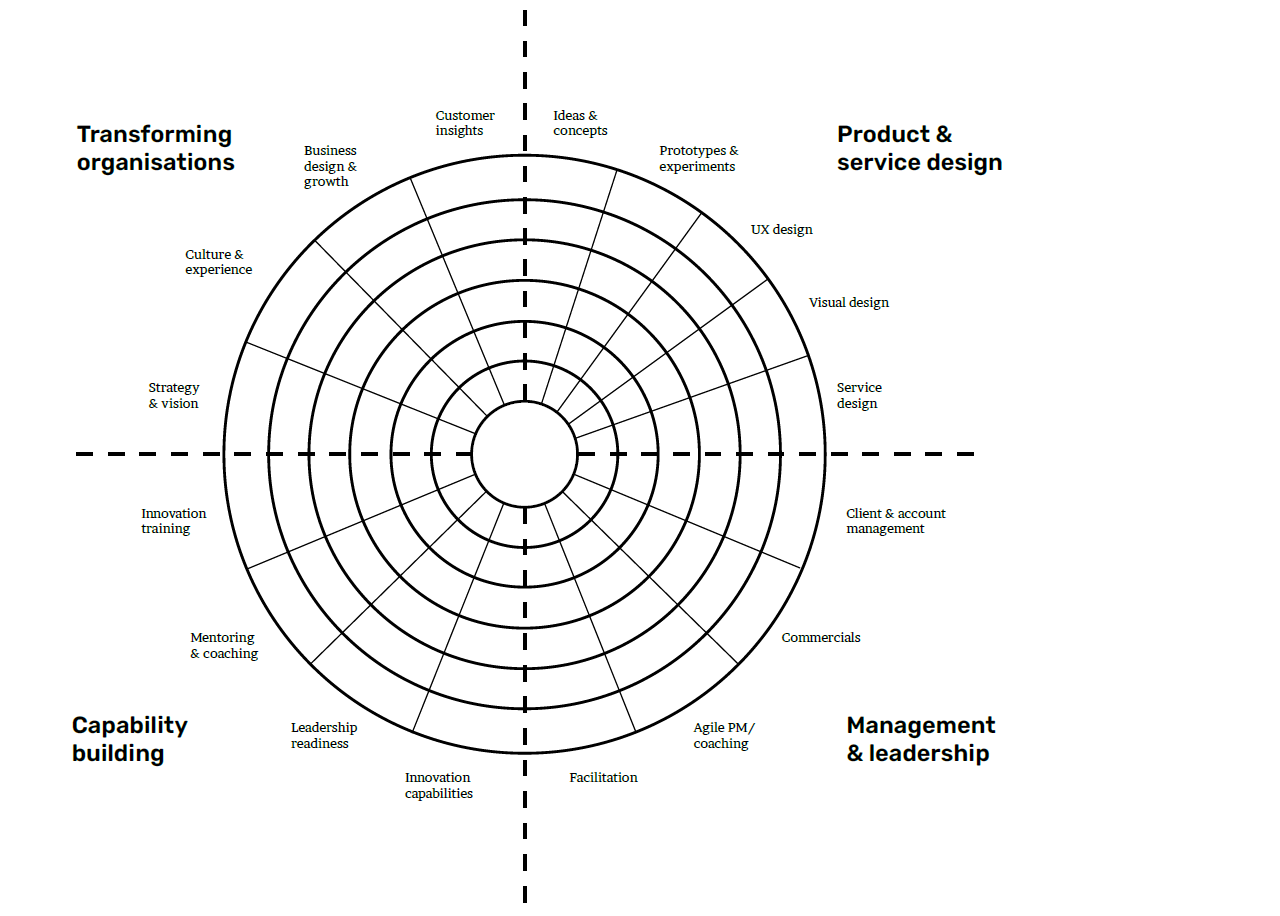
<file: index.html>
<html>
	<head>
		<link type="text/css" href="/css/styles.css" rel="stylesheet" />
	</head>
<body>
<div id="display">
	<div>
		<h2 id="quad_title">[quad title]</h2>
		<div id="quad_description">[quad description]</div>
		<h3 id="sector_title">[sector title]</h3>
		<div id="sector_title_description" class="italic">[sector title description]</div>
		<div id="sector_block_description">[sector block description]</div>
	</div>
	<div>
		<h2>Rating</h2>
		<div class="italic">How do you rate yourself?</div>
		<div id="rating">
		[data here]
		</div>
		<h3>All ratings</h3>
		<div id="userdata">
		
		</div>
	</div>
</div>
<div id="imagemap-container">
	<!-- Image Map Generated by http://www.image-map.net/ -->
	<map name="testmap">
		
		<!-- GOING CLOCKWISE FOR ALL, AND CENTER TO PERIMITER! -->
		<area id="q-1" alt="" title="" href="#" coords="830,113,995,163" shape="rect" data-lookup="[0,-1,-1]">
	    	<area id="s1-t" alt="" title="" href="#" coords="542,100,602,132" shape="rect" data-lookup="[0,0,-1]">
	    	    <area id="s1-1" alt="" title="" href="#" coords="517,389,515,350,543,356,535,393" shape="poly" data-rating="1" data-lookup="[0,0,0]">
			    <area id="s1-2" alt="" title="" href="#" coords="517,311,556,317,543,356,515,350" shape="poly" data-rating="2" data-lookup="[0,0,0]">
			    <area id="s1-3" alt="" title="" href="#" coords="517,271,568,279,558,316,515,307" shape="poly" data-rating="3" data-lookup="[0,0,0]">
			    <area id="s1-4" alt="" title="" href="#" coords="517,229,582,240,568,278,519,268" shape="poly" data-rating="4" data-lookup="[0,0,0]">
			    <area id="s1-5" alt="" title="" href="#" coords="517,190,592,197,582,237,517,225" shape="poly" data-rating="5" data-lookup="[0,0,0]">
			    <area id="s1-6" alt="" title="" href="#" coords="517,146,607,160,592,197,517,190" shape="poly" data-rating="6" data-lookup="[0,0,0]">
	    
			<area id="s2-t" alt="" title="" href="#" coords="649,133,733,165" shape="rect" data-lookup="[0,1,-1]">	
				<area id="s2-1" alt="" title="" href="#" coords="551,401,573,371,547,357,534,393" shape="poly" data-rating="1" data-lookup="[0,1,1]">
			    <area id="s2-2" alt="" title="" href="#" coords="559,319,594,337,573,367,547,354" shape="poly" data-rating="2" data-lookup="[0,1,1]">
			    <area id="s2-3" alt="" title="" href="#" coords="570,280,618,304,596,337,559,317" shape="poly" data-rating="3" data-lookup="[0,1,1]">
			    <area id="s2-4" alt="" title="" href="#" coords="586,241,643,270,622,299,572,275" shape="poly" data-rating="4" data-lookup="[0,1,1]">
			    <area id="s2-5" alt="" title="" href="#" coords="597,206,667,237,643,274,586,237" shape="poly" data-rating="5" data-lookup="[0,1,1]">
			    <area id="s2-6" alt="" title="" href="#" coords="610,162,691,204,667,236,596,201" shape="poly" data-rating="6" data-lookup="[0,1,1]">
		
		    <area id="s3-t" target="" alt="" title="" href="#" coords="741,210,808,232" shape="rect" data-lookup="[0,2,-1]">
			    <area id="s3-1" target="" alt="" title="" href="#" coords="573,371,594,391,561,417,550,404" shape="poly" data-rating="1" data-lookup="[0,2,2]">
			    <area id="s3-2" target="" alt="" title="" href="#" coords="595,339,625,368,594,391,573,371" shape="poly" data-rating="2" data-lookup="[0,2,2]">
			    <area id="s3-3" target="" alt="" title="" href="#" coords="618,306,659,345,626,366,597,337" shape="poly" data-rating="3" data-lookup="[0,2,2]">
			    <area id="s3-4" target="" alt="" title="" href="#" coords="644,276,691,320,660,341,621,304" shape="poly" data-rating="4" data-lookup="[0,2,2]">
			    <area id="s3-5" target="" alt="" title="" href="#" coords="667,240,725,297,692,321,644,271" shape="poly" data-rating="5" data-lookup="[0,2,2]">
			    <area id="s3-6" target="" alt="" title="" href="#" coords="694,209,759,270,725,293,667,238" shape="poly" data-rating="6" data-lookup="[0,2,2]">
		    
		    <area id="s4-t" target="" alt="" title="" href="#" coords="801,286,889,304" shape="rect" data-lookup="[0,3,-1]">
			    <area id="s4-1" target="" alt="" title="" href="#" coords="594,393,606,417,568,431,560,417" shape="poly"  data-rating="1" data-lookup="[0,3,3]">
			    <area id="s4-2" target="" alt="" title="" href="#" coords="625,369,644,405,607,416,593,392" shape="poly" data-rating="2" data-lookup="[0,3,3]">
			    <area id="s4-3" target="" alt="" title="" href="#" coords="659,346,682,387,646,405,627,369" shape="poly" data-rating="3" data-lookup="[0,3,3]">
			    <area id="s4-4" target="" alt="" title="" href="#" coords="691,321,719,374,686,390,661,345" shape="poly" data-rating="4" data-lookup="[0,3,3]">
			    <area id="s4-5" target="" alt="" title="" href="#" coords="725,299,758,363,720,376,695,321" shape="poly" data-rating="5" data-lookup="[0,3,3]">
			    <area id="s4-6" target="" alt="" title="" href="#" coords="762,270,801,346,761,363,724,298" shape="poly" data-rating="6" data-lookup="[0,3,3]">

		    <area id="s5-t" target="" alt="" title="" href="#" coords="826,372,881,403" shape="rect" data-lookup="[0,4,-1]">
			    <area id="s5-1" target="" alt="" title="" href="#" coords="606,418,609,444,572,445,567,432" shape="poly" data-rating="1" data-lookup="[0,4,4]">
			    <area id="s5-2" target="" alt="" title="" href="#" coords="643,404,649,443,609,443,607,417" shape="poly" data-rating="2" data-lookup="[0,4,4]">
			    <area id="s5-3" target="" alt="" title="" href="#" coords="683,391,691,444,651,444,644,402" shape="poly" data-rating="3" data-lookup="[0,4,4]">
			    <area id="s5-4" target="" alt="" title="" href="#" coords="722,377,732,444,691,442,683,388" shape="poly" data-rating="4" data-lookup="[0,4,4]">
			    <area id="s5-5" target="" alt="" title="" href="#" coords="759,362,772,443,733,444,720,375" shape="poly" data-rating="5" data-lookup="[0,4,4]">
			    <area id="s5-6" target="" alt="" title="" href="#" coords="801,348,816,444,774,442,759,363" shape="poly" data-rating="6" data-lookup="[0,4,4]">
		
		<!-- quadrant 2 bottom/right -->   
		<area id="q-2" alt="" title="" href="#" coords="841,705,990,758" shape="rect" data-lookup="[1,-1,-1]">
		    <area id="s6-t" alt="" title="" href="#" coords="836,494,942,529" shape="rect" data-lookup="[1,0,-1]">
		        <area id="s6-1" target="" alt="" title="" href="#" coords="570,445,610,445,604,481,567,466" shape="poly" data-rating="1" data-lookup="[1,0,0]">
			    <area id="s6-2" target="" alt="" title="" href="#" coords="612,447,649,445,641,494,604,482" shape="poly" data-rating="2" data-lookup="[1,0,0]">
			    <area id="s6-3" target="" alt="" title="" href="#" coords="649,446,690,446,678,512,641,495" shape="poly" data-rating="3" data-lookup="[1,0,0]">
			    <area id="s6-4" target="" alt="" title="" href="#" coords="691,445,732,445,716,528,678,508" shape="poly" data-rating="4" data-lookup="[1,0,0]">
			    <area id="s6-5" target="" alt="" title="" href="#" coords="732,445,772,445,753,544,717,529" shape="poly" data-rating="5" data-lookup="[1,0,0]">
			    <area id="s6-6" target="" alt="" title="" href="#" coords="774,447,817,445,795,558,754,542" shape="poly" data-rating="6" data-lookup="[1,0,0]">
    
		    <area id="s7-t" alt="" title="" href="#" coords="769,622,857,638" shape="rect" data-lookup="[1,1,-1]">
		        <area id="s7-1" target="" alt="" title="" href="#" coords="565,467,602,480,583,510,557,484" shape="poly" data-rating="1" data-lookup="[1,1,1]">
			    <area id="s7-2" target="" alt="" title="" href="#" coords="604,482,640,496,610,538,583,512" shape="poly" data-rating="2" data-lookup="[1,1,1]">
			    <area id="s7-3" target="" alt="" title="" href="#" coords="641,496,678,512,641,567,610,538" shape="poly" data-rating="3" data-lookup="[1,1,1]">
			    <area id="s7-4" target="" alt="" title="" href="#" coords="678,512,714,528,669,596,641,568" shape="poly" data-rating="4" data-lookup="[1,1,1]">
			    <area id="s7-5" target="" alt="" title="" href="#" coords="714,527,754,543,701,626,670,596" shape="poly" data-rating="5" data-lookup="[1,1,1]">
			    <area id="s7-6" target="" alt="" title="" href="#" coords="754,546,792,560,732,660,698,626" shape="poly" data-rating="6" data-lookup="[1,1,1]">
		    
		    <area id="s8-t" alt="" title="" href="#" coords="684,710,753,744" shape="rect" data-lookup="[1,2,-1]">
			    <area id="s8-1" target="" alt="" title="" href="#" coords="554,484,583,512,551,531,538,495" shape="poly" data-rating="1" data-lookup="[1,2,2]">
			    <area id="s8-2" target="" alt="" title="" href="#" coords="584,512,610,539,567,570,552,534" shape="poly" data-rating="2" data-lookup="[1,2,2]">
			    <area id="s8-3" target="" alt="" title="" href="#" coords="610,541,641,570,583,609,567,570" shape="poly" data-rating="3" data-lookup="[1,2,2]">
			    <area id="s8-4" target="" alt="" title="" href="#" coords="641,571,669,596,597,645,583,609" shape="poly" data-rating="4" data-lookup="[1,2,2]">
			    <area id="s8-5" target="" alt="" title="" href="#" coords="670,597,698,626,612,683,597,646" shape="poly" data-rating="5" data-lookup="[1,2,2]">
			    <area id="s8-6" target="" alt="" title="" href="#" coords="699,627,730,658,628,724,612,684" shape="poly" data-rating="6" data-lookup="[1,2,2]">

		    <area id="s9-t" alt="" title="" href="#" coords="556,759,635,780" shape="rect" data-lookup="[1,3,-1]">
			    <area id="s9-1" target="" alt="" title="" href="#" coords="515,500,536,495,551,533,517,541" shape="poly" data-rating="1" data-lookup="[1,3,3]">
			    <area id="s9-2" target="" alt="" title="" href="#" coords="551,534,567,570,517,578,517,539" shape="poly" data-rating="2" data-lookup="[1,3,3]">
			    <area id="s9-3" target="" alt="" title="" href="#" coords="567,571,581,609,517,622,517,579" shape="poly" data-rating="3" data-lookup="[1,3,3]">
			    <area id="s9-4" target="" alt="" title="" href="#" coords="581,609,596,644,517,660,515,622" shape="poly" data-rating="4" data-lookup="[1,3,3]">
			    <area id="s9-5" target="" alt="" title="" href="#" coords="596,644,610,683,517,699,517,660" shape="poly" data-rating="5" data-lookup="[1,3,3]">
			    <area id="s9-6" target="" alt="" title="" href="#" coords="610,683,627,724,517,748,517,701" shape="poly" data-rating="6" data-lookup="[1,3,3]">
		
		<!-- quadrant 3 bottom/left -->
		<area id="q-3" alt="" title="" href="#" coords="64,707,179,755" shape="rect" data-lookup="[2,-1,-1]">
		    <area id="s10-t" target="" alt="" title="" href="#" coords="394,758,468,797" shape="rect" data-lookup="[2,0,-1]">
				<area id="s10-1" target="" alt="" title="" href="#" coords="496,495,517,500,517,539,481,532" shape="poly" data-rating="1" data-lookup="[2,0,0]">
			    <area id="s10-2" target="" alt="" title="" href="#" coords="481,531,517,539,515,576,466,568" shape="poly" data-rating="2" data-lookup="[2,0,0]">
			    <area id="s10-3" target="" alt="" title="" href="#" coords="515,579,517,618,452,609,466,571" shape="poly" data-rating="3" data-lookup="[2,0,0]">
			    <area id="s10-4" target="" alt="" title="" href="#" coords="450,609,515,619,515,661,436,647" shape="poly" data-rating="4" data-lookup="[2,0,0]">
			    <area id="s10-5" target="" alt="" title="" href="#" coords="434,647,513,661,515,700,421,684" shape="poly" data-rating="5" data-lookup="[2,0,0]">
			    <area id="s10-6" target="" alt="" title="" href="#" coords="421,686,513,701,517,746,405,725" shape="poly" data-rating="6" data-lookup="[2,0,0]">
		    
		    <area id="s11-t" target="" alt="" title="#" href="#" coords="277,705,355,745" shape="rect" data-lookup="[2,1,-1]">
			    <area id="s11-1" target="" alt="" title="" href="#" coords="478,482,496,495,481,531,449,512" shape="poly" data-rating="1" data-lookup="[2,1,1]">
			    <area id="s11-2" target="" alt="" title="" href="#" coords="449,512,481,533,466,568,421,539" shape="poly" data-rating="2" data-lookup="[2,1,1]">
			    <area id="s11-3" target="" alt="" title="" href="#" coords="419,541,466,568,450,607,392,568" shape="poly" data-rating="3" data-lookup="[2,1,1]">
			    <area id="s11-4" target="" alt="" title="" href="#" coords="392,569,450,606,436,647,361,598" shape="poly" data-rating="4" data-lookup="[2,1,1]">
			    <area id="s11-5" target="" alt="" title="" href="#" coords="363,597,434,646,421,683,335,626" shape="poly" data-rating="5" data-lookup="[2,1,1]">
			    <area id="s11-6" target="" alt="" title="" href="#" coords="334,627,421,684,403,723,303,658" shape="poly" data-rating="6" data-lookup="[2,1,1]">
		    
		    <area id="s12-t" target="" alt="" title="#" href="#" coords="179,618,255,656" shape="rect" data-lookup="[2,2,-1]">
			    <area id="s12-1" target="" alt="" title="" href="#" coords="466,465,478,483,450,512,429,482" shape="poly" data-rating="1" data-lookup="[2,2,2]">
			    <area id="s12-2" target="" alt="" title="" href="#" coords="430,483,451,511,421,538,394,498" shape="poly" data-rating="2" data-lookup="[2,2,2]">
			    <area id="s12-3" target="" alt="" title="" href="#" coords="392,497,421,541,394,568,355,513" shape="poly" data-rating="3" data-lookup="[2,2,2]">
			    <area id="s12-4" target="" alt="" title="" href="#" coords="353,513,390,567,363,596,316,529" shape="poly" data-rating="4" data-lookup="[2,2,2]">
			    <area id="s12-5" target="" alt="" title="" href="#" coords="314,529,361,596,334,625,280,544" shape="poly" data-rating="5" data-lookup="[2,2,2]">
			    <area id="s12-6" target="" alt="" title="" href="#" coords="279,544,332,626,303,657,237,562" shape="poly" data-rating="6" data-lookup="[2,2,2]">
		    
		    <area id="s13-t" target="" alt="" title="" href="#" coords="130,496,198,529" shape="rect" data-lookup="[2,3,-1]">
			    <area id="s13-1" target="" alt="" title="" href="#" coords="463,446,465,465,431,482,421,446" shape="poly" data-rating="1" data-lookup="[2,3,3]">
			    <area id="s13-2" target="" alt="" title="" href="#" coords="419,446,428,482,394,498,382,446" shape="poly" data-rating="2" data-lookup="[2,3,3]">
			    <area id="s13-3" target="" alt="" title="" href="#" coords="381,446,390,496,353,514,340,446" shape="poly" data-rating="3" data-lookup="[2,3,3]">
			    <area id="s13-4" target="" alt="" title="" href="#" coords="339,445,352,513,318,529,300,447" shape="poly" data-rating="4" data-lookup="[2,3,3]">
			    <area id="s13-5" target="" alt="" title="" href="#" coords="298,445,318,528,280,544,259,445" shape="poly" data-rating="5" data-lookup="[2,3,3]">
			    <area id="s13-6" target="" alt="" title="" href="#" coords="258,445,280,544,240,562,214,447" shape="poly" data-rating="6" data-lookup="[2,3,3]">	    
		
		<!-- quadrant 4 top/left -->
		<area id="q-4" alt="" title="" href="#" coords="69,112,228,163" shape="rect" data-lookup="[3,-1,-1]">
		    <area id="s14-t" target="" alt="" title="" href="#" coords="132,367,202,408" shape="rect" data-lookup="[3,0,-1]">
		        <area id="s14-1" target="" alt="" title="" href="#" coords="429,410,468,427,463,446,423,444" shape="poly" data-rating="1" data-lookup="[3,0,0]">
			    <area id="s14-2" target="" alt="" title="" href="#" coords="392,395,428,410,421,444,382,444" shape="poly" data-rating="2" data-lookup="[3,0,0]">
			    <area id="s14-3" target="" alt="" title="" href="#" coords="355,382,389,393,381,445,342,445" shape="poly" data-rating="3" data-lookup="[3,0,0]">
			    <area id="s14-4" target="" alt="" title="" href="#" coords="316,366,353,380,339,444,298,444" shape="poly" data-rating="4" data-lookup="[3,0,0]">
			    <area id="s14-5" target="" alt="" title="" href="#" coords="279,350,316,364,295,444,259,445" shape="poly" data-rating="5" data-lookup="[3,0,0]">
			    <area id="s14-6" target="" alt="" title="" href="#" coords="238,334,277,350,256,443,216,443" shape="poly" data-rating="6" data-lookup="[3,0,0]">

		    <area id="s15-t" target="" alt="" title="" href="#" coords="173,233,250,270" shape="rect" data-lookup="[3,1,-1]">
			    <area id="s15-1" target="" alt="" title="" href="#" coords="450,379,479,406,466,424,429,410" shape="poly" data-rating="1" data-lookup="[3,1,1]">
			    <area id="s15-2" target="" alt="" title="" href="#" coords="423,350,449,376,431,410,392,394" shape="poly" data-rating="2" data-lookup="[3,1,1]">
			    <area id="s15-3" target="" alt="" title="" href="#" coords="394,320,423,349,390,394,353,378" shape="poly" data-rating="3" data-lookup="[3,1,1]">
			    <area id="s15-4" target="" alt="" title="" href="#" coords="364,291,394,321,352,379,316,364" shape="poly" data-rating="4" data-lookup="[3,1,1]">
			    <area id="s15-5" target="" alt="" title="" href="#" coords="337,264,364,290,316,366,279,350" shape="poly" data-rating="5" data-lookup="[3,1,1]">
			    <area id="s15-6" target="" alt="" title="" href="#" coords="305,231,337,261,277,350,238,333" shape="poly" data-rating="6" data-lookup="[3,1,1]">

		    <area id="s16-t" target="" alt="" title="" href="#" coords="291,131,354,185" shape="rect" data-lookup="[3,2,-1]">
			    <area id="s16-1" target="" alt="" title="" href="#" coords="481,361,496,395,478,406,452,379" shape="poly" data-rating="1" data-lookup="[3,2,2]">
			    <area id="s16-2" target="" alt="" title="" href="#" coords="465,324,479,359,449,377,423,351" shape="poly" data-rating="2" data-lookup="[3,2,2]">
			    <area id="s16-3" target="" alt="" title="" href="#" coords="449,286,465,323,421,350,395,321" shape="poly" data-rating="3" data-lookup="[3,2,2]">
			    <area id="s16-4" target="" alt="" title="" href="#" coords="436,247,449,284,394,321,366,294" shape="poly" data-rating="4" data-lookup="[3,2,2]">
			    <area id="s16-5" target="" alt="" title="" href="#" coords="418,210,434,247,364,291,337,261" shape="poly" data-rating="5" data-lookup="[3,2,2]">
			    <area id="s16-6" target="" alt="" title="" href="#" coords="402,169,418,210,334,260,306,231" shape="poly" data-rating="6" data-lookup="[3,2,2]">

		    <area id="s17-t" target="" alt="" title="" href="#" coords="420,96,495,131" shape="rect" data-lookup="[3,3,-1]">		    
			    <area id="s17-1" target="" alt="" title="" href="#" coords="481,360,515,350,517,393,496,396" shape="poly" data-rating="1" data-lookup="[3,3,3]">
			    <area id="s17-2" target="" alt="" title="" href="#" coords="466,324,517,311,517,351,481,358" shape="poly" data-rating="2" data-lookup="[3,3,3]">
			    <area id="s17-3" target="" alt="" title="" href="#" coords="450,284,517,270,515,310,465,323" shape="poly" data-rating="3" data-lookup="[3,3,3]">
			    <area id="s17-4" target="" alt="" title="" href="#" coords="434,245,515,229,517,268,450,281" shape="poly" data-rating="4" data-lookup="[3,3,3]">
			    <area id="s17-5" target="" alt="" title="" href="#" coords="419,209,517,188,517,228,434,246" shape="poly" data-rating="5" data-lookup="[3,3,3]">
			    <area id="s17-6" target="" alt="" title="" href="#" coords="402,168,517,144,517,188,418,209" shape="poly" data-rating="6" data-lookup="[3,3,3]">   
	</map>
	<img src='compass.png' id='test' alt='test' usemap="#testmap">
</div>

</body>
<script src="/js/engine.js"></script>
</html>
</file>
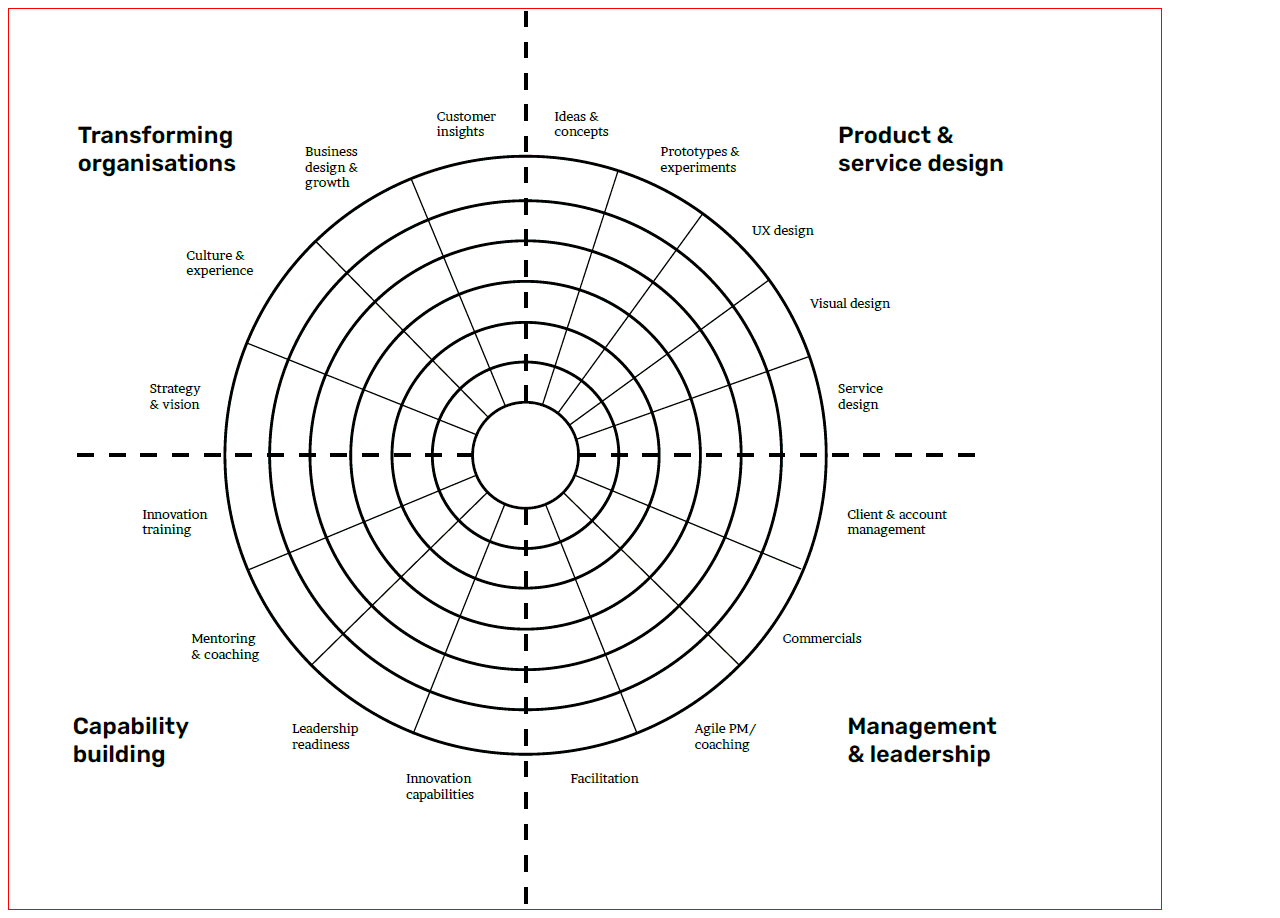
<file: svg.html>
<html>
<head>
		<link type="text/css" href="/css/styles.css" rel="stylesheet" />
</head>
<body data-page="svg">
<img src='compass_trans.png' id='test' alt='test' usemap="#testmap" style="border: 1px solid red;">
<div style="width:1152px;">
		<!-- q1 -->
		<svg viewBox="0 0 1152 900" id="svg_compass">

	<!-- quadrant 1, top right -->
	    	    <polygon class="svg_hide q1" id="svg_s1-1" points="517,389,515,350,543,356,535,393" />
			    <polygon class="svg_hide q1" id="svg_s1-2" points="517,311,556,317,543,356,515,350" />
			    <polygon class="svg_hide q1" id="svg_s1-3" points="517,271,568,279,558,316,515,307" />
			    <polygon class="svg_hide q1" id="svg_s1-4" points="517,229,582,240,568,278,519,268" />
			    <polygon class="svg_hide q1" id="svg_s1-5" points="517,190,592,197,582,237,517,225" />
			    <polygon class="svg_hide q1" id="svg_s1-6" points="517,146,607,160,592,197,517,190" />
	    
				<polygon class="svg_hide q1" id="svg_s2-1" points="551,401,573,371,547,357,534,393" />
			    <polygon class="svg_hide q1" id="svg_s2-2" points="559,319,594,337,573,367,547,354" />
			    <polygon class="svg_hide q1" id="svg_s2-3" points="570,280,618,304,596,337,559,317" />
			    <polygon class="svg_hide q1" id="svg_s2-4" points="586,241,643,270,622,299,572,275" />
			    <polygon class="svg_hide q1" id="svg_s2-5" points="597,206,667,237,643,274,586,237" />
			    <polygon class="svg_hide q1" id="svg_s2-6" points="610,162,691,204,667,236,596,201" />
		
			    <polygon class="svg_hide q1" id="svg_s3-1" points="573,371,594,391,561,417,550,404" />
			    <polygon class="svg_hide q1" id="svg_s3-2" points="595,339,625,368,594,391,573,371" />
			    <polygon class="svg_hide q1" id="svg_s3-3" points="618,306,659,345,626,366,597,337" />
			    <polygon class="svg_hide q1" id="svg_s3-4" points="644,276,691,320,660,341,621,304" />
			    <polygon class="svg_hide q1" id="svg_s3-5" points="667,240,725,297,692,321,644,271" />
			    <polygon class="svg_hide q1" id="svg_s3-6" points="694,209,759,270,725,293,667,238" />
		    
			    <polygon class="svg_hide q1" id="svg_s4-1" points="594,393,606,417,568,431,560,417" />
			    <polygon class="svg_hide q1" id="svg_s4-2" points="625,369,644,405,607,416,593,392" />
			    <polygon class="svg_hide q1" id="svg_s4-3" points="659,346,682,387,646,405,627,369" />
			    <polygon class="svg_hide q1" id="svg_s4-4" points="691,321,719,374,686,390,661,345" />
			    <polygon class="svg_hide q1" id="svg_s4-5" points="725,299,758,363,720,376,695,321" />
			    <polygon class="svg_hide q1" id="svg_s4-6" points="762,270,801,346,761,363,724,298" />

			    <polygon class="svg_hide q1" id="svg_s5-1" points="606,418,609,444,572,445,567,432" />
			    <polygon class="svg_hide q1" id="svg_s5-2" points="643,404,649,443,609,443,607,417" />
			    <polygon class="svg_hide q1" id="svg_s5-3" points="683,391,691,444,651,444,644,402" />
			    <polygon class="svg_hide q1" id="svg_s5-4" points="722,377,732,444,691,442,683,388" />
			    <polygon class="svg_hide q1" id="svg_s5-5" points="759,362,772,443,733,444,720,375" />
			    <polygon class="svg_hide q1" id="svg_s5-6" points="801,348,816,444,774,442,759,363" />
			    
	<!-- quadrant 2, bottom right -->
		        <polygon class="svg_hide q2" id="svg_s6-1" points="570,445,610,445,604,481,567,466" />
			    <polygon class="svg_hide q2" id="svg_s6-2" points="612,447,649,445,641,494,604,482" />
			    <polygon class="svg_hide q2" id="svg_s6-3" points="649,446,690,446,678,512,641,495" />
			    <polygon class="svg_hide q2" id="svg_s6-4" points="691,445,732,445,716,528,678,508" />
			    <polygon class="svg_hide q2" id="svg_s6-5" points="732,445,772,445,753,544,717,529" />
			    <polygon class="svg_hide q2" id="svg_s6-6" points="774,447,817,445,795,558,754,542" />
    
		        <polygon class="svg_hide q2" id="svg_s7-1" points="565,467,602,480,583,510,557,484" />
			    <polygon class="svg_hide q2" id="svg_s7-2" points="604,482,640,496,610,538,583,512" />
			    <polygon class="svg_hide q2" id="svg_s7-3" points="641,496,678,512,641,567,610,538" />
			    <polygon class="svg_hide q2" id="svg_s7-4" points="678,512,714,528,669,596,641,568" />
			    <polygon class="svg_hide q2" id="svg_s7-5" points="714,527,754,543,701,626,670,596" />
			    <polygon class="svg_hide q2" id="svg_s7-6" points="754,546,792,560,732,660,698,626" />
		    
			    <polygon class="svg_hide q2" id="svg_s8-1" points="554,484,583,512,551,531,538,495" />
			    <polygon class="svg_hide q2" id="svg_s8-2" points="584,512,610,539,567,570,552,534" />
			    <polygon class="svg_hide q2" id="svg_s8-3" points="610,541,641,570,583,609,567,570" />
			    <polygon class="svg_hide q2" id="svg_s8-4" points="641,571,669,596,597,645,583,609" />
			    <polygon class="svg_hide q2" id="svg_s8-5" points="670,597,698,626,612,683,597,646" />
			    <polygon class="svg_hide q2" id="svg_s8-6" points="699,627,730,658,628,724,612,684" />

			    <polygon class="svg_hide q2" id="svg_s9-1" points="515,500,536,495,551,533,517,541" />
			    <polygon class="svg_hide q2" id="svg_s9-2" points="551,534,567,570,517,578,517,539" />
			    <polygon class="svg_hide q2" id="svg_s9-3" points="567,571,581,609,517,622,517,579" />
			    <polygon class="svg_hide q2" id="svg_s9-4" points="581,609,596,644,517,660,515,622" />
			    <polygon class="svg_hide q2" id="svg_s9-5" points="596,644,610,683,517,699,517,660" />
			    <polygon class="svg_hide q2" id="svg_s9-6" points="610,683,627,724,517,748,517,701" />
		
		<!-- quadrant 3 bottom/left -->
				<polygon class="svg_hide q3" id="svg_s10-1" points="496,495,517,500,517,539,481,532" />
			    <polygon class="svg_hide q3" id="svg_s10-2" points="481,531,517,539,515,576,466,568" />
			    <polygon class="svg_hide q3" id="svg_s10-3" points="515,579,517,618,452,609,466,571" />
			    <polygon class="svg_hide q3" id="svg_s10-4" points="450,609,515,619,515,661,436,647" />
			    <polygon class="svg_hide q3" id="svg_s10-5" points="434,647,513,661,515,700,421,684" />
			    <polygon class="svg_hide q3" id="svg_s10-6" points="421,686,513,701,517,746,405,725" />
		    
			    <polygon class="svg_hide q3" id="svg_s11-1" points="478,482,496,495,481,531,449,512" />
			    <polygon class="svg_hide q3" id="svg_s11-2" points="449,512,481,533,466,568,421,539" />
			    <polygon class="svg_hide q3" id="svg_s11-3" points="419,541,466,568,450,607,392,568" />
			    <polygon class="svg_hide q3" id="svg_s11-4" points="392,569,450,606,436,647,361,598" />
			    <polygon class="svg_hide q3" id="svg_s11-5" points="363,597,434,646,421,683,335,626" />
			    <polygon class="svg_hide q3" id="svg_s11-6" points="334,627,421,684,403,723,303,658" />
		    
			    <polygon class="svg_hide q3" id="svg_s12-1" points="466,465,478,483,450,512,429,482" />
			    <polygon class="svg_hide q3" id="svg_s12-2" points="430,483,451,511,421,538,394,498" />
			    <polygon class="svg_hide q3" id="svg_s12-3" points="392,497,421,541,394,568,355,513" />
			    <polygon class="svg_hide q3" id="svg_s12-4" points="353,513,390,567,363,596,316,529" />
			    <polygon class="svg_hide q3" id="svg_s12-5" points="314,529,361,596,334,625,280,544" />
			    <polygon class="svg_hide q3" id="svg_s12-6" points="279,544,332,626,303,657,237,562" />
		    
			    <polygon class="svg_hide q3" id="svg_s13-1" points="463,446,465,465,431,482,421,446" />
			    <polygon class="svg_hide q3" id="svg_s13-2" points="419,446,428,482,394,498,382,446" />
			    <polygon class="svg_hide q3" id="svg_s13-3" points="381,446,390,496,353,514,340,446" />
			    <polygon class="svg_hide q3" id="svg_s13-4" points="339,445,352,513,318,529,300,447" />
			    <polygon class="svg_hide q3" id="svg_s13-5" points="298,445,318,528,280,544,259,445" />
			    <polygon class="svg_hide q3" id="svg_s13-6" points="258,445,280,544,240,562,214,447" />	    
		
		<!-- q4 -->
		        <polygon class="svg_hide q4" id="svg_s14-1" points="429,410,468,427,463,446,423,444" />
			    <polygon class="svg_hide q4" id="svg_s14-2" points="392,395,428,410,421,444,382,444" />
			    <polygon class="svg_hide q4" id="svg_s14-3" points="355,382,389,393,381,445,342,445" />
			    <polygon class="svg_hide q4" id="svg_s14-4" points="316,366,353,380,339,444,298,444" />
			    <polygon class="svg_hide q4" id="svg_s14-5" points="279,350,316,364,295,444,259,445" />
			    <polygon class="svg_hide q4" id="svg_s14-6" points="238,334,277,350,256,443,216,443" />

			    <polygon class="svg_hide q4" id="svg_s15-1" points="450,379,479,406,466,424,429,410" />
			    <polygon class="svg_hide q4" id="svg_s15-2" points="423,350,449,376,431,410,392,394" />
			    <polygon class="svg_hide q4" id="svg_s15-3" points="394,320,423,349,390,394,353,378" />
			    <polygon class="svg_hide q4" id="svg_s15-4" points="364,291,394,321,352,379,316,364" />
			    <polygon class="svg_hide q4" id="svg_s15-5" points="337,264,364,290,316,366,279,350" />
			    <polygon class="svg_hide q4" id="svg_s15-6" points="305,231,337,261,277,350,238,333" />

			    <polygon class="svg_hide q4" id="svg_s16-1" points="481,361,496,395,478,406,452,379" />
			    <polygon class="svg_hide q4" id="svg_s16-2" points="465,324,479,359,449,377,423,351" />
			    <polygon class="svg_hide q4" id="svg_s16-3" points="449,286,465,323,421,350,395,321" />
			    <polygon class="svg_hide q4" id="svg_s16-4" points="436,247,449,284,394,321,366,294" />
			    <polygon class="svg_hide q4" id="svg_s16-5" points="418,210,434,247,364,291,337,261" />
			    <polygon class="svg_hide q4" id="svg_s16-6" points="402,169,418,210,334,260,306,231" />

			    <polygon class="svg_hide q4" id="svg_s17-1" points="481,360,515,350,517,393,496,396" />
			    <polygon class="svg_hide q4" id="svg_s17-2" points="466,324,517,311,517,351,481,358" />
			    <polygon class="svg_hide q4" id="svg_s17-3" points="450,284,517,270,515,310,465,323" />
			    <polygon class="svg_hide q4" id="svg_s17-4" points="434,245,515,229,517,268,450,281" />
			    <polygon class="svg_hide q4" id="svg_s17-5" points="419,209,517,188,517,228,434,246" />
			    <polygon class="svg_hide q4" id="svg_s17-6" points="402,168,517,144,517,188,418,209" />  

		</svg>
	</div>
	
	
		<map name="testmap">
		
		<!-- GOING CLOCKWISE FOR ALL, AND CENTER TO PERIMITER! -->
		<area id="q-1" alt="" title="" href="#" coords="830,113,995,163" shape="rect" data-lookup="[0,-1,-1]">
	    	<area id="s1-t" alt="" title="" href="#" coords="542,100,602,132" shape="rect" data-lookup="[0,0,-1]">
	    	    <area id="s1-1" alt="" title="" href="#" coords="517,389,515,350,543,356,535,393" shape="poly" data-rating="1" data-lookup="[0,0,0]">
			    <area id="s1-2" alt="" title="" href="#" coords="517,311,556,317,543,356,515,350" shape="poly" data-rating="2" data-lookup="[0,0,0]">
			    <area id="s1-3" alt="" title="" href="#" coords="517,271,568,279,558,316,515,307" shape="poly" data-rating="3" data-lookup="[0,0,0]">
			    <area id="s1-4" alt="" title="" href="#" coords="517,229,582,240,568,278,519,268" shape="poly" data-rating="4" data-lookup="[0,0,0]">
			    <area id="s1-5" alt="" title="" href="#" coords="517,190,592,197,582,237,517,225" shape="poly" data-rating="5" data-lookup="[0,0,0]">
			    <area id="s1-6" alt="" title="" href="#" coords="517,146,607,160,592,197,517,190" shape="poly" data-rating="6" data-lookup="[0,0,0]">
	    
			<area id="s2-t" alt="" title="" href="#" coords="649,133,733,165" shape="rect" data-lookup="[0,1,-1]">	
				<area id="s2-1" alt="" title="" href="#" coords="551,401,573,371,547,357,534,393" shape="poly" data-rating="1" data-lookup="[0,1,1]">
			    <area id="s2-2" alt="" title="" href="#" coords="559,319,594,337,573,367,547,354" shape="poly" data-rating="2" data-lookup="[0,1,1]">
			    <area id="s2-3" alt="" title="" href="#" coords="570,280,618,304,596,337,559,317" shape="poly" data-rating="3" data-lookup="[0,1,1]">
			    <area id="s2-4" alt="" title="" href="#" coords="586,241,643,270,622,299,572,275" shape="poly" data-rating="4" data-lookup="[0,1,1]">
			    <area id="s2-5" alt="" title="" href="#" coords="597,206,667,237,643,274,586,237" shape="poly" data-rating="5" data-lookup="[0,1,1]">
			    <area id="s2-6" alt="" title="" href="#" coords="610,162,691,204,667,236,596,201" shape="poly" data-rating="6" data-lookup="[0,1,1]">
		
		    <area id="s3-t" target="" alt="" title="" href="#" coords="741,210,808,232" shape="rect" data-lookup="[0,2,-1]">
			    <area id="s3-1" target="" alt="" title="" href="#" coords="573,371,594,391,561,417,550,404" shape="poly" data-rating="1" data-lookup="[0,2,2]">
			    <area id="s3-2" target="" alt="" title="" href="#" coords="595,339,625,368,594,391,573,371" shape="poly" data-rating="2" data-lookup="[0,2,2]">
			    <area id="s3-3" target="" alt="" title="" href="#" coords="618,306,659,345,626,366,597,337" shape="poly" data-rating="3" data-lookup="[0,2,2]">
			    <area id="s3-4" target="" alt="" title="" href="#" coords="644,276,691,320,660,341,621,304" shape="poly" data-rating="4" data-lookup="[0,2,2]">
			    <area id="s3-5" target="" alt="" title="" href="#" coords="667,240,725,297,692,321,644,271" shape="poly" data-rating="5" data-lookup="[0,2,2]">
			    <area id="s3-6" target="" alt="" title="" href="#" coords="694,209,759,270,725,293,667,238" shape="poly" data-rating="6" data-lookup="[0,2,2]">
		    
		    <area id="s4-t" target="" alt="" title="" href="#" coords="801,286,889,304" shape="rect" data-lookup="[0,3,-1]">
			    <area id="s4-1" target="" alt="" title="" href="#" coords="594,393,606,417,568,431,560,417" shape="poly"  data-rating="1" data-lookup="[0,3,3]">
			    <area id="s4-2" target="" alt="" title="" href="#" coords="625,369,644,405,607,416,593,392" shape="poly" data-rating="2" data-lookup="[0,3,3]">
			    <area id="s4-3" target="" alt="" title="" href="#" coords="659,346,682,387,646,405,627,369" shape="poly" data-rating="3" data-lookup="[0,3,3]">
			    <area id="s4-4" target="" alt="" title="" href="#" coords="691,321,719,374,686,390,661,345" shape="poly" data-rating="4" data-lookup="[0,3,3]">
			    <area id="s4-5" target="" alt="" title="" href="#" coords="725,299,758,363,720,376,695,321" shape="poly" data-rating="5" data-lookup="[0,3,3]">
			    <area id="s4-6" target="" alt="" title="" href="#" coords="762,270,801,346,761,363,724,298" shape="poly" data-rating="6" data-lookup="[0,3,3]">

		    <area id="s5-t" target="" alt="" title="" href="#" coords="826,372,881,403" shape="rect" data-lookup="[0,4,-1]">
			    <area id="s5-1" target="" alt="" title="" href="#" coords="606,418,609,444,572,445,567,432" shape="poly" data-rating="1" data-lookup="[0,4,4]">
			    <area id="s5-2" target="" alt="" title="" href="#" coords="643,404,649,443,609,443,607,417" shape="poly" data-rating="2" data-lookup="[0,4,4]">
			    <area id="s5-3" target="" alt="" title="" href="#" coords="683,391,691,444,651,444,644,402" shape="poly" data-rating="3" data-lookup="[0,4,4]">
			    <area id="s5-4" target="" alt="" title="" href="#" coords="722,377,732,444,691,442,683,388" shape="poly" data-rating="4" data-lookup="[0,4,4]">
			    <area id="s5-5" target="" alt="" title="" href="#" coords="759,362,772,443,733,444,720,375" shape="poly" data-rating="5" data-lookup="[0,4,4]">
			    <area id="s5-6" target="" alt="" title="" href="#" coords="801,348,816,444,774,442,759,363" shape="poly" data-rating="6" data-lookup="[0,4,4]">
		
		<!-- quadrant 2 bottom/right -->   
		<area id="q-2" alt="" title="" href="#" coords="841,705,990,758" shape="rect" data-lookup="[1,-1,-1]">
		    <area id="s6-t" alt="" title="" href="#" coords="836,494,942,529" shape="rect" data-lookup="[1,0,-1]">
		        <area id="s6-1" target="" alt="" title="" href="#" coords="570,445,610,445,604,481,567,466" shape="poly" data-rating="1" data-lookup="[1,0,0]">
			    <area id="s6-2" target="" alt="" title="" href="#" coords="612,447,649,445,641,494,604,482" shape="poly" data-rating="2" data-lookup="[1,0,0]">
			    <area id="s6-3" target="" alt="" title="" href="#" coords="649,446,690,446,678,512,641,495" shape="poly" data-rating="3" data-lookup="[1,0,0]">
			    <area id="s6-4" target="" alt="" title="" href="#" coords="691,445,732,445,716,528,678,508" shape="poly" data-rating="4" data-lookup="[1,0,0]">
			    <area id="s6-5" target="" alt="" title="" href="#" coords="732,445,772,445,753,544,717,529" shape="poly" data-rating="5" data-lookup="[1,0,0]">
			    <area id="s6-6" target="" alt="" title="" href="#" coords="774,447,817,445,795,558,754,542" shape="poly" data-rating="6" data-lookup="[1,0,0]">
    
		    <area id="s7-t" alt="" title="" href="#" coords="769,622,857,638" shape="rect" data-lookup="[1,1,-1]">
		        <area id="s7-1" target="" alt="" title="" href="#" coords="565,467,602,480,583,510,557,484" shape="poly" data-rating="1" data-lookup="[1,1,1]">
			    <area id="s7-2" target="" alt="" title="" href="#" coords="604,482,640,496,610,538,583,512" shape="poly" data-rating="2" data-lookup="[1,1,1]">
			    <area id="s7-3" target="" alt="" title="" href="#" coords="641,496,678,512,641,567,610,538" shape="poly" data-rating="3" data-lookup="[1,1,1]">
			    <area id="s7-4" target="" alt="" title="" href="#" coords="678,512,714,528,669,596,641,568" shape="poly" data-rating="4" data-lookup="[1,1,1]">
			    <area id="s7-5" target="" alt="" title="" href="#" coords="714,527,754,543,701,626,670,596" shape="poly" data-rating="5" data-lookup="[1,1,1]">
			    <area id="s7-6" target="" alt="" title="" href="#" coords="754,546,792,560,732,660,698,626" shape="poly" data-rating="6" data-lookup="[1,1,1]">
		    
		    <area id="s8-t" alt="" title="" href="#" coords="684,710,753,744" shape="rect" data-lookup="[1,2,-1]">
			    <area id="s8-1" target="" alt="" title="" href="#" coords="554,484,583,512,551,531,538,495" shape="poly" data-rating="1" data-lookup="[1,2,2]">
			    <area id="s8-2" target="" alt="" title="" href="#" coords="584,512,610,539,567,570,552,534" shape="poly" data-rating="2" data-lookup="[1,2,2]">
			    <area id="s8-3" target="" alt="" title="" href="#" coords="610,541,641,570,583,609,567,570" shape="poly" data-rating="3" data-lookup="[1,2,2]">
			    <area id="s8-4" target="" alt="" title="" href="#" coords="641,571,669,596,597,645,583,609" shape="poly" data-rating="4" data-lookup="[1,2,2]">
			    <area id="s8-5" target="" alt="" title="" href="#" coords="670,597,698,626,612,683,597,646" shape="poly" data-rating="5" data-lookup="[1,2,2]">
			    <area id="s8-6" target="" alt="" title="" href="#" coords="699,627,730,658,628,724,612,684" shape="poly" data-rating="6" data-lookup="[1,2,2]">

		    <area id="s9-t" alt="" title="" href="#" coords="556,759,635,780" shape="rect" data-lookup="[1,3,-1]">
			    <area id="s9-1" target="" alt="" title="" href="#" coords="515,500,536,495,551,533,517,541" shape="poly" data-rating="1" data-lookup="[1,3,3]">
			    <area id="s9-2" target="" alt="" title="" href="#" coords="551,534,567,570,517,578,517,539" shape="poly" data-rating="2" data-lookup="[1,3,3]">
			    <area id="s9-3" target="" alt="" title="" href="#" coords="567,571,581,609,517,622,517,579" shape="poly" data-rating="3" data-lookup="[1,3,3]">
			    <area id="s9-4" target="" alt="" title="" href="#" coords="581,609,596,644,517,660,515,622" shape="poly" data-rating="4" data-lookup="[1,3,3]">
			    <area id="s9-5" target="" alt="" title="" href="#" coords="596,644,610,683,517,699,517,660" shape="poly" data-rating="5" data-lookup="[1,3,3]">
			    <area id="s9-6" target="" alt="" title="" href="#" coords="610,683,627,724,517,748,517,701" shape="poly" data-rating="6" data-lookup="[1,3,3]">
		
		<!-- quadrant 3 bottom/left -->
		<area id="q-3" alt="" title="" href="#" coords="64,707,179,755" shape="rect" data-lookup="[2,-1,-1]">
		    <area id="s10-t" target="" alt="" title="" href="#" coords="394,758,468,797" shape="rect" data-lookup="[2,0,-1]">
				<area id="s10-1" target="" alt="" title="" href="#" coords="496,495,517,500,517,539,481,532" shape="poly" data-rating="1" data-lookup="[2,0,0]">
			    <area id="s10-2" target="" alt="" title="" href="#" coords="481,531,517,539,515,576,466,568" shape="poly" data-rating="2" data-lookup="[2,0,0]">
			    <area id="s10-3" target="" alt="" title="" href="#" coords="515,579,517,618,452,609,466,571" shape="poly" data-rating="3" data-lookup="[2,0,0]">
			    <area id="s10-4" target="" alt="" title="" href="#" coords="450,609,515,619,515,661,436,647" shape="poly" data-rating="4" data-lookup="[2,0,0]">
			    <area id="s10-5" target="" alt="" title="" href="#" coords="434,647,513,661,515,700,421,684" shape="poly" data-rating="5" data-lookup="[2,0,0]">
			    <area id="s10-6" target="" alt="" title="" href="#" coords="421,686,513,701,517,746,405,725" shape="poly" data-rating="6" data-lookup="[2,0,0]">
		    
		    <area id="s11-t" target="" alt="" title="#" href="#" coords="277,705,355,745" shape="rect" data-lookup="[2,1,-1]">
			    <area id="s11-1" target="" alt="" title="" href="#" coords="478,482,496,495,481,531,449,512" shape="poly" data-rating="1" data-lookup="[2,1,1]">
			    <area id="s11-2" target="" alt="" title="" href="#" coords="449,512,481,533,466,568,421,539" shape="poly" data-rating="2" data-lookup="[2,1,1]">
			    <area id="s11-3" target="" alt="" title="" href="#" coords="419,541,466,568,450,607,392,568" shape="poly" data-rating="3" data-lookup="[2,1,1]">
			    <area id="s11-4" target="" alt="" title="" href="#" coords="392,569,450,606,436,647,361,598" shape="poly" data-rating="4" data-lookup="[2,1,1]">
			    <area id="s11-5" target="" alt="" title="" href="#" coords="363,597,434,646,421,683,335,626" shape="poly" data-rating="5" data-lookup="[2,1,1]">
			    <area id="s11-6" target="" alt="" title="" href="#" coords="334,627,421,684,403,723,303,658" shape="poly" data-rating="6" data-lookup="[2,1,1]">
		    
		    <area id="s12-t" target="" alt="" title="#" href="#" coords="179,618,255,656" shape="rect" data-lookup="[2,2,-1]">
			    <area id="s12-1" target="" alt="" title="" href="#" coords="466,465,478,483,450,512,429,482" shape="poly" data-rating="1" data-lookup="[2,2,2]">
			    <area id="s12-2" target="" alt="" title="" href="#" coords="430,483,451,511,421,538,394,498" shape="poly" data-rating="2" data-lookup="[2,2,2]">
			    <area id="s12-3" target="" alt="" title="" href="#" coords="392,497,421,541,394,568,355,513" shape="poly" data-rating="3" data-lookup="[2,2,2]">
			    <area id="s12-4" target="" alt="" title="" href="#" coords="353,513,390,567,363,596,316,529" shape="poly" data-rating="4" data-lookup="[2,2,2]">
			    <area id="s12-5" target="" alt="" title="" href="#" coords="314,529,361,596,334,625,280,544" shape="poly" data-rating="5" data-lookup="[2,2,2]">
			    <area id="s12-6" target="" alt="" title="" href="#" coords="279,544,332,626,303,657,237,562" shape="poly" data-rating="6" data-lookup="[2,2,2]">
		    
		    <area id="s13-t" target="" alt="" title="" href="#" coords="130,496,198,529" shape="rect" data-lookup="[2,3,-1]">
			    <area id="s13-1" target="" alt="" title="" href="#" coords="463,446,465,465,431,482,421,446" shape="poly" data-rating="1" data-lookup="[2,3,3]">
			    <area id="s13-2" target="" alt="" title="" href="#" coords="419,446,428,482,394,498,382,446" shape="poly" data-rating="2" data-lookup="[2,3,3]">
			    <area id="s13-3" target="" alt="" title="" href="#" coords="381,446,390,496,353,514,340,446" shape="poly" data-rating="3" data-lookup="[2,3,3]">
			    <area id="s13-4" target="" alt="" title="" href="#" coords="339,445,352,513,318,529,300,447" shape="poly" data-rating="4" data-lookup="[2,3,3]">
			    <area id="s13-5" target="" alt="" title="" href="#" coords="298,445,318,528,280,544,259,445" shape="poly" data-rating="5" data-lookup="[2,3,3]">
			    <area id="s13-6" target="" alt="" title="" href="#" coords="258,445,280,544,240,562,214,447" shape="poly" data-rating="6" data-lookup="[2,3,3]">	    
		
		<!-- quadrant 4 top/left -->
		<area id="q-4" alt="" title="" href="#" coords="69,112,228,163" shape="rect" data-lookup="[3,-1,-1]">
		    <area id="s14-t" target="" alt="" title="" href="#" coords="132,367,202,408" shape="rect" data-lookup="[3,0,-1]">
		        <area id="s14-1" target="" alt="" title="" href="#" coords="429,410,468,427,463,446,423,444" shape="poly" data-rating="1" data-lookup="[3,0,0]">
			    <area id="s14-2" target="" alt="" title="" href="#" coords="392,395,428,410,421,444,382,444" shape="poly" data-rating="2" data-lookup="[3,0,0]">
			    <area id="s14-3" target="" alt="" title="" href="#" coords="355,382,389,393,381,445,342,445" shape="poly" data-rating="3" data-lookup="[3,0,0]">
			    <area id="s14-4" target="" alt="" title="" href="#" coords="316,366,353,380,339,444,298,444" shape="poly" data-rating="4" data-lookup="[3,0,0]">
			    <area id="s14-5" target="" alt="" title="" href="#" coords="279,350,316,364,295,444,259,445" shape="poly" data-rating="5" data-lookup="[3,0,0]">
			    <area id="s14-6" target="" alt="" title="" href="#" coords="238,334,277,350,256,443,216,443" shape="poly" data-rating="6" data-lookup="[3,0,0]">

		    <area id="s15-t" target="" alt="" title="" href="#" coords="173,233,250,270" shape="rect" data-lookup="[3,1,-1]">
			    <area id="s15-1" target="" alt="" title="" href="#" coords="450,379,479,406,466,424,429,410" shape="poly" data-rating="1" data-lookup="[3,1,1]">
			    <area id="s15-2" target="" alt="" title="" href="#" coords="423,350,449,376,431,410,392,394" shape="poly" data-rating="2" data-lookup="[3,1,1]">
			    <area id="s15-3" target="" alt="" title="" href="#" coords="394,320,423,349,390,394,353,378" shape="poly" data-rating="3" data-lookup="[3,1,1]">
			    <area id="s15-4" target="" alt="" title="" href="#" coords="364,291,394,321,352,379,316,364" shape="poly" data-rating="4" data-lookup="[3,1,1]">
			    <area id="s15-5" target="" alt="" title="" href="#" coords="337,264,364,290,316,366,279,350" shape="poly" data-rating="5" data-lookup="[3,1,1]">
			    <area id="s15-6" target="" alt="" title="" href="#" coords="305,231,337,261,277,350,238,333" shape="poly" data-rating="6" data-lookup="[3,1,1]">

		    <area id="s16-t" target="" alt="" title="" href="#" coords="291,131,354,185" shape="rect" data-lookup="[3,2,-1]">
			    <area id="s16-1" target="" alt="" title="" href="#" coords="481,361,496,395,478,406,452,379" shape="poly" data-rating="1" data-lookup="[3,2,2]">
			    <area id="s16-2" target="" alt="" title="" href="#" coords="465,324,479,359,449,377,423,351" shape="poly" data-rating="2" data-lookup="[3,2,2]">
			    <area id="s16-3" target="" alt="" title="" href="#" coords="449,286,465,323,421,350,395,321" shape="poly" data-rating="3" data-lookup="[3,2,2]">
			    <area id="s16-4" target="" alt="" title="" href="#" coords="436,247,449,284,394,321,366,294" shape="poly" data-rating="4" data-lookup="[3,2,2]">
			    <area id="s16-5" target="" alt="" title="" href="#" coords="418,210,434,247,364,291,337,261" shape="poly" data-rating="5" data-lookup="[3,2,2]">
			    <area id="s16-6" target="" alt="" title="" href="#" coords="402,169,418,210,334,260,306,231" shape="poly" data-rating="6" data-lookup="[3,2,2]">

		    <area id="s17-t" target="" alt="" title="" href="#" coords="420,96,495,131" shape="rect" data-lookup="[3,3,-1]">		    
			    <area id="s17-1" target="" alt="" title="" href="#" coords="481,360,515,350,517,393,496,396" shape="poly" data-rating="1" data-lookup="[3,3,3]">
			    <area id="s17-2" target="" alt="" title="" href="#" coords="466,324,517,311,517,351,481,358" shape="poly" data-rating="2" data-lookup="[3,3,3]">
			    <area id="s17-3" target="" alt="" title="" href="#" coords="450,284,517,270,515,310,465,323" shape="poly" data-rating="3" data-lookup="[3,3,3]">
			    <area id="s17-4" target="" alt="" title="" href="#" coords="434,245,515,229,517,268,450,281" shape="poly" data-rating="4" data-lookup="[3,3,3]">
			    <area id="s17-5" target="" alt="" title="" href="#" coords="419,209,517,188,517,228,434,246" shape="poly" data-rating="5" data-lookup="[3,3,3]">
			    <area id="s17-6" target="" alt="" title="" href="#" coords="402,168,517,144,517,188,418,209" shape="poly" data-rating="6" data-lookup="[3,3,3]">   
	</map>

<div id="display">
	<div>
		<h2 id="quad_title">[quad title]</h2>
		<div id="quad_description">[quad description]</div>
		<h3 id="sector_title">[sector title]</h3>
		<div id="sector_title_description" class="italic">[sector title description]</div>
		<div id="sector_block_description">[sector block description]</div>
	</div>
	<div>
		<h2>Rating</h2>
		<div class="italic">How do you rate yourself?</div>
		<div id="rating">
		[data here]
		</div>
		<h3>All ratings</h3>
		<div id="userdata">
		
		</div>
	</div>
</div>
	
</body>
<script src="/js/engine.js"></script>
</html>
</file>
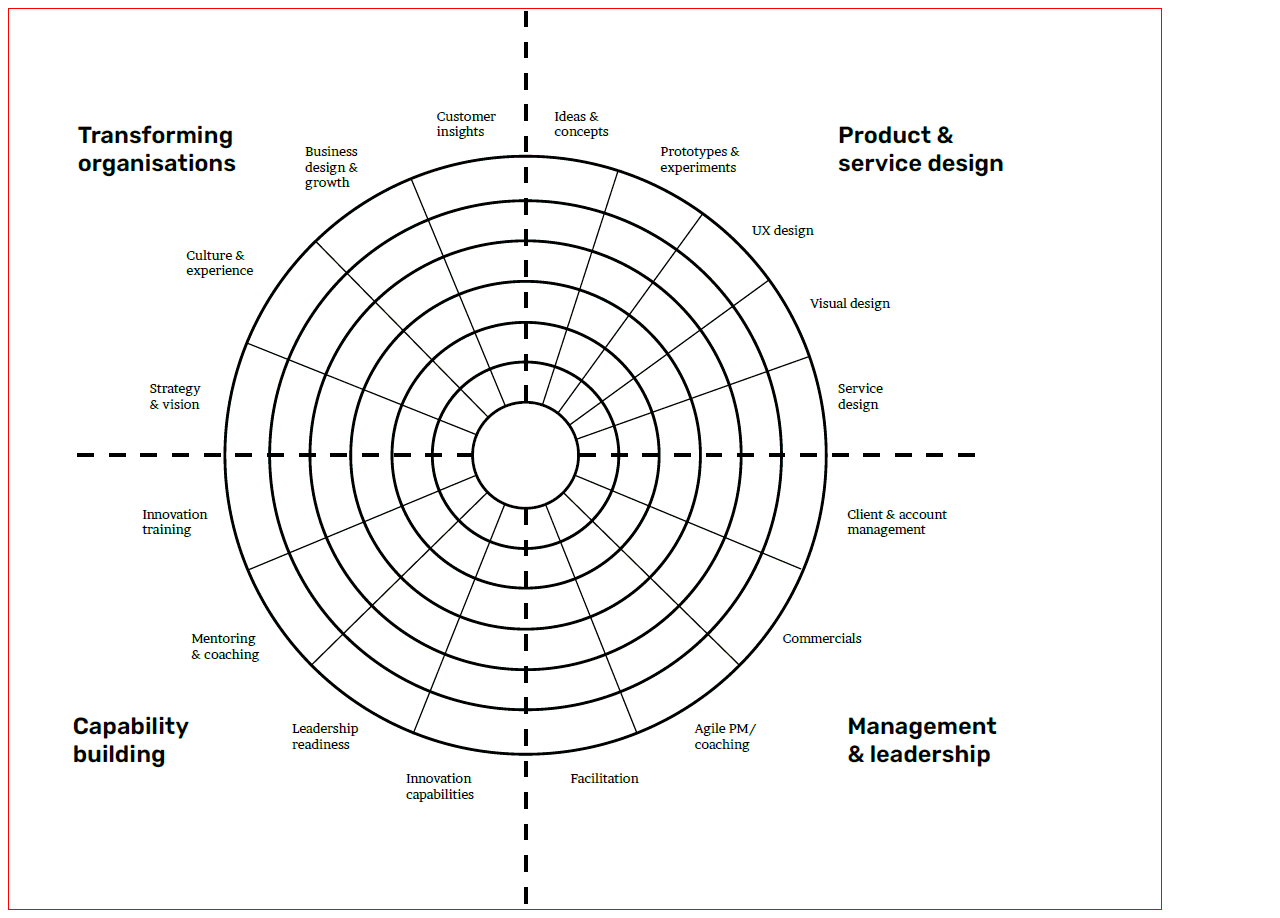
<file: svg_test.html>
<html>
<head>
		<link type="text/css" href="/css/styles.css" rel="stylesheet" />
</head>
<body  data-page="dev">

<!-- <svg viewBox="0 0 1152 900"> -->
<!-- 		<polygon class="svg_hide" points="801,348,816,444,774,442,759,363"></polygon> -->
	
	
<!-- 		<polygon class="svg_hide" points="402,169,418,210,334,260,306,231"></polygon> -->
	
<!-- 		<polygon class="svg_hide" points="419,209,517,188,517,228,434,246"></polygon> -->
<!-- 		<polygon class="svg_hide" points="402,168,517,144,517,188,418,209"></polygon> -->
<!-- 	</svg> -->
<img src='compass_trans.png' id='test' alt='test' usemap="#testmap" style="border: 1px solid red;">
<div style="width:1152px;">
		<!-- q1 -->
		<svg viewBox="0 0 1152 900" id="svg_compass">

	<!-- quadrant 1, top right -->
	    	    <polygon class="svg_hide q1" id="svg_s1-1" points="517,389,515,350,543,356,535,393" />
			    <polygon class="svg_hide q1" id="svg_s1-2" points="517,311,556,317,543,356,515,350" />
			    <polygon class="svg_hide q1" id="svg_s1-3" points="517,271,568,279,558,316,515,307" />
			    <polygon class="svg_hide q1" id="svg_s1-4" points="517,229,582,240,568,278,519,268" />
			    <polygon class="svg_hide q1" id="svg_s1-5" points="517,190,592,197,582,237,517,225" />
			    <polygon class="svg_hide q1" id="svg_s1-6" points="517,146,607,160,592,197,517,190" />
	    
				<polygon class="svg_hide q1" id="svg_s2-1" points="551,401,573,371,547,357,534,393" />
			    <polygon class="svg_hide q1" id="svg_s2-2" points="559,319,594,337,573,367,547,354" />
			    <polygon class="svg_hide q1" id="svg_s2-3" points="570,280,618,304,596,337,559,317" />
			    <polygon class="svg_hide q1" id="svg_s2-4" points="586,241,643,270,622,299,572,275" />
			    <polygon class="svg_hide q1" id="svg_s2-5" points="597,206,667,237,643,274,586,237" />
			    <polygon class="svg_hide q1" id="svg_s2-6" points="610,162,691,204,667,236,596,201" />
		
			    <polygon class="svg_hide q1" id="svg_s3-1" points="573,371,594,391,561,417,550,404" />
			    <polygon class="svg_hide q1" id="svg_s3-2" points="595,339,625,368,594,391,573,371" />
			    <polygon class="svg_hide q1" id="svg_s3-3" points="618,306,659,345,626,366,597,337" />
			    <polygon class="svg_hide q1" id="svg_s3-4" points="644,276,691,320,660,341,621,304" />
			    <polygon class="svg_hide q1" id="svg_s3-5" points="667,240,725,297,692,321,644,271" />
			    <polygon class="svg_hide q1" id="svg_s3-6" points="694,209,759,270,725,293,667,238" />
		    
			    <polygon class="svg_hide q1" id="svg_s4-1" points="594,393,606,417,568,431,560,417" />
			    <polygon class="svg_hide q1" id="svg_s4-2" points="625,369,644,405,607,416,593,392" />
			    <polygon class="svg_hide q1" id="svg_s4-3" points="659,346,682,387,646,405,627,369" />
			    <polygon class="svg_hide q1" id="svg_s4-4" points="691,321,719,374,686,390,661,345" />
			    <polygon class="svg_hide q1" id="svg_s4-5" points="725,299,758,363,720,376,695,321" />
			    <polygon class="svg_hide q1" id="svg_s4-6" points="762,270,801,346,761,363,724,298" />

			    <polygon class="svg_hide q1" id="svg_s5-1" points="606,418,609,444,572,445,567,432" />
			    <polygon class="svg_hide q1" id="svg_s5-2" points="643,404,649,443,609,443,607,417" />
			    <polygon class="svg_hide q1" id="svg_s5-3" points="683,391,691,444,651,444,644,402" />
			    <polygon class="svg_hide q1" id="svg_s5-4" points="722,377,732,444,691,442,683,388" />
			    <polygon class="svg_hide q1" id="svg_s5-5" points="759,362,772,443,733,444,720,375" />
			    <polygon class="svg_hide q1" id="svg_s5-6" points="801,348,816,444,774,442,759,363" />
			    
	<!-- quadrant 2, bottom right -->
		        <polygon class="svg_hide q2" id="svg_s6-1" points="570,445,610,445,604,481,567,466" />
			    <polygon class="svg_hide q2" id="svg_s6-2" points="612,447,649,445,641,494,604,482" />
			    <polygon class="svg_hide q2" id="svg_s6-3" points="649,446,690,446,678,512,641,495" />
			    <polygon class="svg_hide q2" id="svg_s6-4" points="691,445,732,445,716,528,678,508" />
			    <polygon class="svg_hide q2" id="svg_s6-5" points="732,445,772,445,753,544,717,529" />
			    <polygon class="svg_hide q2" id="svg_s6-6" points="774,447,817,445,795,558,754,542" />
    
		        <polygon class="svg_hide q2" id="svg_s7-1" points="565,467,602,480,583,510,557,484" />
			    <polygon class="svg_hide q2" id="svg_s7-2" points="604,482,640,496,610,538,583,512" />
			    <polygon class="svg_hide q2" id="svg_s7-3" points="641,496,678,512,641,567,610,538" />
			    <polygon class="svg_hide q2" id="svg_s7-4" points="678,512,714,528,669,596,641,568" />
			    <polygon class="svg_hide q2" id="svg_s7-5" points="714,527,754,543,701,626,670,596" />
			    <polygon class="svg_hide q2" id="svg_s7-6" points="754,546,792,560,732,660,698,626" />
		    
			    <polygon class="svg_hide q2" id="svg_s8-1" points="554,484,583,512,551,531,538,495" />
			    <polygon class="svg_hide q2" id="svg_s8-2" points="584,512,610,539,567,570,552,534" />
			    <polygon class="svg_hide q2" id="svg_s8-3" points="610,541,641,570,583,609,567,570" />
			    <polygon class="svg_hide q2" id="svg_s8-4" points="641,571,669,596,597,645,583,609" />
			    <polygon class="svg_hide q2" id="svg_s8-5" points="670,597,698,626,612,683,597,646" />
			    <polygon class="svg_hide q2" id="svg_s8-6" points="699,627,730,658,628,724,612,684" />

			    <polygon class="svg_hide q2" id="svg_s9-1" points="515,500,536,495,551,533,517,541" />
			    <polygon class="svg_hide q2" id="svg_s9-2" points="551,534,567,570,517,578,517,539" />
			    <polygon class="svg_hide q2" id="svg_s9-3" points="567,571,581,609,517,622,517,579" />
			    <polygon class="svg_hide q2" id="svg_s9-4" points="581,609,596,644,517,660,515,622" />
			    <polygon class="svg_hide q2" id="svg_s9-5" points="596,644,610,683,517,699,517,660" />
			    <polygon class="svg_hide q2" id="svg_s9-6" points="610,683,627,724,517,748,517,701" />
		
		<!-- quadrant 3 bottom/left -->
				<polygon class="svg_hide q3" id="svg_s10-1" points="496,495,517,500,517,539,481,532" />
			    <polygon class="svg_hide q3" id="svg_s10-2" points="481,531,517,539,515,576,466,568" />
			    <polygon class="svg_hide q3" id="svg_s10-3" points="515,579,517,618,452,609,466,571" />
			    <polygon class="svg_hide q3" id="svg_s10-4" points="450,609,515,619,515,661,436,647" />
			    <polygon class="svg_hide q3" id="svg_s10-5" points="434,647,513,661,515,700,421,684" />
			    <polygon class="svg_hide q3" id="svg_s10-6" points="421,686,513,701,517,746,405,725" />
		    
			    <polygon class="svg_hide q3" id="svg_s11-1" points="478,482,496,495,481,531,449,512" />
			    <polygon class="svg_hide q3" id="svg_s11-2" points="449,512,481,533,466,568,421,539" />
			    <polygon class="svg_hide q3" id="svg_s11-3" points="419,541,466,568,450,607,392,568" />
			    <polygon class="svg_hide q3" id="svg_s11-4" points="392,569,450,606,436,647,361,598" />
			    <polygon class="svg_hide q3" id="svg_s11-5" points="363,597,434,646,421,683,335,626" />
			    <polygon class="svg_hide q3" id="svg_s11-6" points="334,627,421,684,403,723,303,658" />
		    
			    <polygon class="svg_hide q3" id="svg_s12-1" points="466,465,478,483,450,512,429,482" />
			    <polygon class="svg_hide q3" id="svg_s12-2" points="430,483,451,511,421,538,394,498" />
			    <polygon class="svg_hide q3" id="svg_s12-3" points="392,497,421,541,394,568,355,513" />
			    <polygon class="svg_hide q3" id="svg_s12-4" points="353,513,390,567,363,596,316,529" />
			    <polygon class="svg_hide q3" id="svg_s12-5" points="314,529,361,596,334,625,280,544" />
			    <polygon class="svg_hide q3" id="svg_s12-6" points="279,544,332,626,303,657,237,562" />
		    
			    <polygon class="svg_hide q3" id="svg_s13-1" points="463,446,465,465,431,482,421,446" />
			    <polygon class="svg_hide q3" id="svg_s13-2" points="419,446,428,482,394,498,382,446" />
			    <polygon class="svg_hide q3" id="svg_s13-3" points="381,446,390,496,353,514,340,446" />
			    <polygon class="svg_hide q3" id="svg_s13-4" points="339,445,352,513,318,529,300,447" />
			    <polygon class="svg_hide q3" id="svg_s13-5" points="298,445,318,528,280,544,259,445" />
			    <polygon class="svg_hide q3" id="svg_s13-6" points="258,445,280,544,240,562,214,447" />	    
		
		<!-- q4 -->
		        <polygon class="svg_hide q4" id="svg_s14-1" points="429,410,468,427,463,446,423,444" />
			    <polygon class="svg_hide q4" id="svg_s14-2" points="392,395,428,410,421,444,382,444" />
			    <polygon class="svg_hide q4" id="svg_s14-3" points="355,382,389,393,381,445,342,445" />
			    <polygon class="svg_hide q4" id="svg_s14-4" points="316,366,353,380,339,444,298,444" />
			    <polygon class="svg_hide q4" id="svg_s14-5" points="279,350,316,364,295,444,259,445" />
			    <polygon class="svg_hide q4" id="svg_s14-6" points="238,334,277,350,256,443,216,443" />

			    <polygon class="svg_hide q4" id="svg_s15-1" points="450,379,479,406,466,424,429,410" />
			    <polygon class="svg_hide q4" id="svg_s15-2" points="423,350,449,376,431,410,392,394" />
			    <polygon class="svg_hide q4" id="svg_s15-3" points="394,320,423,349,390,394,353,378" />
			    <polygon class="svg_hide q4" id="svg_s15-4" points="364,291,394,321,352,379,316,364" />
			    <polygon class="svg_hide q4" id="svg_s15-5" points="337,264,364,290,316,366,279,350" />
			    <polygon class="svg_hide q4" id="svg_s15-6" points="305,231,337,261,277,350,238,333" />

			    <polygon class="svg_hide q4" id="svg_s16-1" points="481,361,496,395,478,406,452,379" />
			    <polygon class="svg_hide q4" id="svg_s16-2" points="465,324,479,359,449,377,423,351" />
			    <polygon class="svg_hide q4" id="svg_s16-3" points="449,286,465,323,421,350,395,321" />
			    <polygon class="svg_hide q4" id="svg_s16-4" points="436,247,449,284,394,321,366,294" />
			    <polygon class="svg_hide q4" id="svg_s16-5" points="418,210,434,247,364,291,337,261" />
			    <polygon class="svg_hide q4" id="svg_s16-6" points="402,169,418,210,334,260,306,231" />

			    <polygon class="svg_hide q4" id="svg_s17-1" points="481,360,515,350,517,393,496,396" />
			    <polygon class="svg_hide q4" id="svg_s17-2" points="466,324,517,311,517,351,481,358" />
			    <polygon class="svg_hide q4" id="svg_s17-3" points="450,284,517,270,515,310,465,323" />
			    <polygon class="svg_hide q4" id="svg_s17-4" points="434,245,515,229,517,268,450,281" />
			    <polygon class="svg_hide q4" id="svg_s17-5" points="419,209,517,188,517,228,434,246" />
			    <polygon class="svg_hide q4" id="svg_s17-6" points="402,168,517,144,517,188,418,209" />  

		</svg>
	</div>
	
	
		<map name="testmap">
		
		<!-- GOING CLOCKWISE FOR ALL, AND CENTER TO PERIMITER! -->
		<area id="q-1" alt="" title="" href="#" coords="830,113,995,163" shape="rect" data-lookup="[0,-1,-1]">
	    	<area id="s1-t" alt="" title="" href="#" coords="542,100,602,132" shape="rect" data-lookup="[0,0,-1]">
	    	    <area id="s1-1" alt="" title="" href="#" coords="517,389,515,350,543,356,535,393" shape="poly" data-rating="1" data-lookup="[0,0,0]">
			    <area id="s1-2" alt="" title="" href="#" coords="517,311,556,317,543,356,515,350" shape="poly" data-rating="2" data-lookup="[0,0,0]">
			    <area id="s1-3" alt="" title="" href="#" coords="517,271,568,279,558,316,515,307" shape="poly" data-rating="3" data-lookup="[0,0,0]">
			    <area id="s1-4" alt="" title="" href="#" coords="517,229,582,240,568,278,519,268" shape="poly" data-rating="4" data-lookup="[0,0,0]">
			    <area id="s1-5" alt="" title="" href="#" coords="517,190,592,197,582,237,517,225" shape="poly" data-rating="5" data-lookup="[0,0,0]">
			    <area id="s1-6" alt="" title="" href="#" coords="517,146,607,160,592,197,517,190" shape="poly" data-rating="6" data-lookup="[0,0,0]">
	    
			<area id="s2-t" alt="" title="" href="#" coords="649,133,733,165" shape="rect" data-lookup="[0,1,-1]">	
				<area id="s2-1" alt="" title="" href="#" coords="551,401,573,371,547,357,534,393" shape="poly" data-rating="1" data-lookup="[0,1,1]">
			    <area id="s2-2" alt="" title="" href="#" coords="559,319,594,337,573,367,547,354" shape="poly" data-rating="2" data-lookup="[0,1,1]">
			    <area id="s2-3" alt="" title="" href="#" coords="570,280,618,304,596,337,559,317" shape="poly" data-rating="3" data-lookup="[0,1,1]">
			    <area id="s2-4" alt="" title="" href="#" coords="586,241,643,270,622,299,572,275" shape="poly" data-rating="4" data-lookup="[0,1,1]">
			    <area id="s2-5" alt="" title="" href="#" coords="597,206,667,237,643,274,586,237" shape="poly" data-rating="5" data-lookup="[0,1,1]">
			    <area id="s2-6" alt="" title="" href="#" coords="610,162,691,204,667,236,596,201" shape="poly" data-rating="6" data-lookup="[0,1,1]">
		
		    <area id="s3-t" target="" alt="" title="" href="#" coords="741,210,808,232" shape="rect" data-lookup="[0,2,-1]">
			    <area id="s3-1" target="" alt="" title="" href="#" coords="573,371,594,391,561,417,550,404" shape="poly" data-rating="1" data-lookup="[0,2,2]">
			    <area id="s3-2" target="" alt="" title="" href="#" coords="595,339,625,368,594,391,573,371" shape="poly" data-rating="2" data-lookup="[0,2,2]">
			    <area id="s3-3" target="" alt="" title="" href="#" coords="618,306,659,345,626,366,597,337" shape="poly" data-rating="3" data-lookup="[0,2,2]">
			    <area id="s3-4" target="" alt="" title="" href="#" coords="644,276,691,320,660,341,621,304" shape="poly" data-rating="4" data-lookup="[0,2,2]">
			    <area id="s3-5" target="" alt="" title="" href="#" coords="667,240,725,297,692,321,644,271" shape="poly" data-rating="5" data-lookup="[0,2,2]">
			    <area id="s3-6" target="" alt="" title="" href="#" coords="694,209,759,270,725,293,667,238" shape="poly" data-rating="6" data-lookup="[0,2,2]">
		    
		    <area id="s4-t" target="" alt="" title="" href="#" coords="801,286,889,304" shape="rect" data-lookup="[0,3,-1]">
			    <area id="s4-1" target="" alt="" title="" href="#" coords="594,393,606,417,568,431,560,417" shape="poly"  data-rating="1" data-lookup="[0,3,3]">
			    <area id="s4-2" target="" alt="" title="" href="#" coords="625,369,644,405,607,416,593,392" shape="poly" data-rating="2" data-lookup="[0,3,3]">
			    <area id="s4-3" target="" alt="" title="" href="#" coords="659,346,682,387,646,405,627,369" shape="poly" data-rating="3" data-lookup="[0,3,3]">
			    <area id="s4-4" target="" alt="" title="" href="#" coords="691,321,719,374,686,390,661,345" shape="poly" data-rating="4" data-lookup="[0,3,3]">
			    <area id="s4-5" target="" alt="" title="" href="#" coords="725,299,758,363,720,376,695,321" shape="poly" data-rating="5" data-lookup="[0,3,3]">
			    <area id="s4-6" target="" alt="" title="" href="#" coords="762,270,801,346,761,363,724,298" shape="poly" data-rating="6" data-lookup="[0,3,3]">

		    <area id="s5-t" target="" alt="" title="" href="#" coords="826,372,881,403" shape="rect" data-lookup="[0,4,-1]">
			    <area id="s5-1" target="" alt="" title="" href="#" coords="606,418,609,444,572,445,567,432" shape="poly" data-rating="1" data-lookup="[0,4,4]">
			    <area id="s5-2" target="" alt="" title="" href="#" coords="643,404,649,443,609,443,607,417" shape="poly" data-rating="2" data-lookup="[0,4,4]">
			    <area id="s5-3" target="" alt="" title="" href="#" coords="683,391,691,444,651,444,644,402" shape="poly" data-rating="3" data-lookup="[0,4,4]">
			    <area id="s5-4" target="" alt="" title="" href="#" coords="722,377,732,444,691,442,683,388" shape="poly" data-rating="4" data-lookup="[0,4,4]">
			    <area id="s5-5" target="" alt="" title="" href="#" coords="759,362,772,443,733,444,720,375" shape="poly" data-rating="5" data-lookup="[0,4,4]">
			    <area id="s5-6" target="" alt="" title="" href="#" coords="801,348,816,444,774,442,759,363" shape="poly" data-rating="6" data-lookup="[0,4,4]">
		
		<!-- quadrant 2 bottom/right -->   
		<area id="q-2" alt="" title="" href="#" coords="841,705,990,758" shape="rect" data-lookup="[1,-1,-1]">
		    <area id="s6-t" alt="" title="" href="#" coords="836,494,942,529" shape="rect" data-lookup="[1,0,-1]">
		        <area id="s6-1" target="" alt="" title="" href="#" coords="570,445,610,445,604,481,567,466" shape="poly" data-rating="1" data-lookup="[1,0,0]">
			    <area id="s6-2" target="" alt="" title="" href="#" coords="612,447,649,445,641,494,604,482" shape="poly" data-rating="2" data-lookup="[1,0,0]">
			    <area id="s6-3" target="" alt="" title="" href="#" coords="649,446,690,446,678,512,641,495" shape="poly" data-rating="3" data-lookup="[1,0,0]">
			    <area id="s6-4" target="" alt="" title="" href="#" coords="691,445,732,445,716,528,678,508" shape="poly" data-rating="4" data-lookup="[1,0,0]">
			    <area id="s6-5" target="" alt="" title="" href="#" coords="732,445,772,445,753,544,717,529" shape="poly" data-rating="5" data-lookup="[1,0,0]">
			    <area id="s6-6" target="" alt="" title="" href="#" coords="774,447,817,445,795,558,754,542" shape="poly" data-rating="6" data-lookup="[1,0,0]">
    
		    <area id="s7-t" alt="" title="" href="#" coords="769,622,857,638" shape="rect" data-lookup="[1,1,-1]">
		        <area id="s7-1" target="" alt="" title="" href="#" coords="565,467,602,480,583,510,557,484" shape="poly" data-rating="1" data-lookup="[1,1,1]">
			    <area id="s7-2" target="" alt="" title="" href="#" coords="604,482,640,496,610,538,583,512" shape="poly" data-rating="2" data-lookup="[1,1,1]">
			    <area id="s7-3" target="" alt="" title="" href="#" coords="641,496,678,512,641,567,610,538" shape="poly" data-rating="3" data-lookup="[1,1,1]">
			    <area id="s7-4" target="" alt="" title="" href="#" coords="678,512,714,528,669,596,641,568" shape="poly" data-rating="4" data-lookup="[1,1,1]">
			    <area id="s7-5" target="" alt="" title="" href="#" coords="714,527,754,543,701,626,670,596" shape="poly" data-rating="5" data-lookup="[1,1,1]">
			    <area id="s7-6" target="" alt="" title="" href="#" coords="754,546,792,560,732,660,698,626" shape="poly" data-rating="6" data-lookup="[1,1,1]">
		    
		    <area id="s8-t" alt="" title="" href="#" coords="684,710,753,744" shape="rect" data-lookup="[1,2,-1]">
			    <area id="s8-1" target="" alt="" title="" href="#" coords="554,484,583,512,551,531,538,495" shape="poly" data-rating="1" data-lookup="[1,2,2]">
			    <area id="s8-2" target="" alt="" title="" href="#" coords="584,512,610,539,567,570,552,534" shape="poly" data-rating="2" data-lookup="[1,2,2]">
			    <area id="s8-3" target="" alt="" title="" href="#" coords="610,541,641,570,583,609,567,570" shape="poly" data-rating="3" data-lookup="[1,2,2]">
			    <area id="s8-4" target="" alt="" title="" href="#" coords="641,571,669,596,597,645,583,609" shape="poly" data-rating="4" data-lookup="[1,2,2]">
			    <area id="s8-5" target="" alt="" title="" href="#" coords="670,597,698,626,612,683,597,646" shape="poly" data-rating="5" data-lookup="[1,2,2]">
			    <area id="s8-6" target="" alt="" title="" href="#" coords="699,627,730,658,628,724,612,684" shape="poly" data-rating="6" data-lookup="[1,2,2]">

		    <area id="s9-t" alt="" title="" href="#" coords="556,759,635,780" shape="rect" data-lookup="[1,3,-1]">
			    <area id="s9-1" target="" alt="" title="" href="#" coords="515,500,536,495,551,533,517,541" shape="poly" data-rating="1" data-lookup="[1,3,3]">
			    <area id="s9-2" target="" alt="" title="" href="#" coords="551,534,567,570,517,578,517,539" shape="poly" data-rating="2" data-lookup="[1,3,3]">
			    <area id="s9-3" target="" alt="" title="" href="#" coords="567,571,581,609,517,622,517,579" shape="poly" data-rating="3" data-lookup="[1,3,3]">
			    <area id="s9-4" target="" alt="" title="" href="#" coords="581,609,596,644,517,660,515,622" shape="poly" data-rating="4" data-lookup="[1,3,3]">
			    <area id="s9-5" target="" alt="" title="" href="#" coords="596,644,610,683,517,699,517,660" shape="poly" data-rating="5" data-lookup="[1,3,3]">
			    <area id="s9-6" target="" alt="" title="" href="#" coords="610,683,627,724,517,748,517,701" shape="poly" data-rating="6" data-lookup="[1,3,3]">
		
		<!-- quadrant 3 bottom/left -->
		<area id="q-3" alt="" title="" href="#" coords="64,707,179,755" shape="rect" data-lookup="[2,-1,-1]">
		    <area id="s10-t" target="" alt="" title="" href="#" coords="394,758,468,797" shape="rect" data-lookup="[2,0,-1]">
				<area id="s10-1" target="" alt="" title="" href="#" coords="496,495,517,500,517,539,481,532" shape="poly" data-rating="1" data-lookup="[2,0,0]">
			    <area id="s10-2" target="" alt="" title="" href="#" coords="481,531,517,539,515,576,466,568" shape="poly" data-rating="2" data-lookup="[2,0,0]">
			    <area id="s10-3" target="" alt="" title="" href="#" coords="515,579,517,618,452,609,466,571" shape="poly" data-rating="3" data-lookup="[2,0,0]">
			    <area id="s10-4" target="" alt="" title="" href="#" coords="450,609,515,619,515,661,436,647" shape="poly" data-rating="4" data-lookup="[2,0,0]">
			    <area id="s10-5" target="" alt="" title="" href="#" coords="434,647,513,661,515,700,421,684" shape="poly" data-rating="5" data-lookup="[2,0,0]">
			    <area id="s10-6" target="" alt="" title="" href="#" coords="421,686,513,701,517,746,405,725" shape="poly" data-rating="6" data-lookup="[2,0,0]">
		    
		    <area id="s11-t" target="" alt="" title="#" href="#" coords="277,705,355,745" shape="rect" data-lookup="[2,1,-1]">
			    <area id="s11-1" target="" alt="" title="" href="#" coords="478,482,496,495,481,531,449,512" shape="poly" data-rating="1" data-lookup="[2,1,1]">
			    <area id="s11-2" target="" alt="" title="" href="#" coords="449,512,481,533,466,568,421,539" shape="poly" data-rating="2" data-lookup="[2,1,1]">
			    <area id="s11-3" target="" alt="" title="" href="#" coords="419,541,466,568,450,607,392,568" shape="poly" data-rating="3" data-lookup="[2,1,1]">
			    <area id="s11-4" target="" alt="" title="" href="#" coords="392,569,450,606,436,647,361,598" shape="poly" data-rating="4" data-lookup="[2,1,1]">
			    <area id="s11-5" target="" alt="" title="" href="#" coords="363,597,434,646,421,683,335,626" shape="poly" data-rating="5" data-lookup="[2,1,1]">
			    <area id="s11-6" target="" alt="" title="" href="#" coords="334,627,421,684,403,723,303,658" shape="poly" data-rating="6" data-lookup="[2,1,1]">
		    
		    <area id="s12-t" target="" alt="" title="#" href="#" coords="179,618,255,656" shape="rect" data-lookup="[2,2,-1]">
			    <area id="s12-1" target="" alt="" title="" href="#" coords="466,465,478,483,450,512,429,482" shape="poly" data-rating="1" data-lookup="[2,2,2]">
			    <area id="s12-2" target="" alt="" title="" href="#" coords="430,483,451,511,421,538,394,498" shape="poly" data-rating="2" data-lookup="[2,2,2]">
			    <area id="s12-3" target="" alt="" title="" href="#" coords="392,497,421,541,394,568,355,513" shape="poly" data-rating="3" data-lookup="[2,2,2]">
			    <area id="s12-4" target="" alt="" title="" href="#" coords="353,513,390,567,363,596,316,529" shape="poly" data-rating="4" data-lookup="[2,2,2]">
			    <area id="s12-5" target="" alt="" title="" href="#" coords="314,529,361,596,334,625,280,544" shape="poly" data-rating="5" data-lookup="[2,2,2]">
			    <area id="s12-6" target="" alt="" title="" href="#" coords="279,544,332,626,303,657,237,562" shape="poly" data-rating="6" data-lookup="[2,2,2]">
		    
		    <area id="s13-t" target="" alt="" title="" href="#" coords="130,496,198,529" shape="rect" data-lookup="[2,3,-1]">
			    <area id="s13-1" target="" alt="" title="" href="#" coords="463,446,465,465,431,482,421,446" shape="poly" data-rating="1" data-lookup="[2,3,3]">
			    <area id="s13-2" target="" alt="" title="" href="#" coords="419,446,428,482,394,498,382,446" shape="poly" data-rating="2" data-lookup="[2,3,3]">
			    <area id="s13-3" target="" alt="" title="" href="#" coords="381,446,390,496,353,514,340,446" shape="poly" data-rating="3" data-lookup="[2,3,3]">
			    <area id="s13-4" target="" alt="" title="" href="#" coords="339,445,352,513,318,529,300,447" shape="poly" data-rating="4" data-lookup="[2,3,3]">
			    <area id="s13-5" target="" alt="" title="" href="#" coords="298,445,318,528,280,544,259,445" shape="poly" data-rating="5" data-lookup="[2,3,3]">
			    <area id="s13-6" target="" alt="" title="" href="#" coords="258,445,280,544,240,562,214,447" shape="poly" data-rating="6" data-lookup="[2,3,3]">	    
		
		<!-- quadrant 4 top/left -->
		<area id="q-4" alt="" title="" href="#" coords="69,112,228,163" shape="rect" data-lookup="[3,-1,-1]">
		    <area id="s14-t" target="" alt="" title="" href="#" coords="132,367,202,408" shape="rect" data-lookup="[3,0,-1]">
		        <area id="s14-1" target="" alt="" title="" href="#" coords="429,410,468,427,463,446,423,444" shape="poly" data-rating="1" data-lookup="[3,0,0]">
			    <area id="s14-2" target="" alt="" title="" href="#" coords="392,395,428,410,421,444,382,444" shape="poly" data-rating="2" data-lookup="[3,0,0]">
			    <area id="s14-3" target="" alt="" title="" href="#" coords="355,382,389,393,381,445,342,445" shape="poly" data-rating="3" data-lookup="[3,0,0]">
			    <area id="s14-4" target="" alt="" title="" href="#" coords="316,366,353,380,339,444,298,444" shape="poly" data-rating="4" data-lookup="[3,0,0]">
			    <area id="s14-5" target="" alt="" title="" href="#" coords="279,350,316,364,295,444,259,445" shape="poly" data-rating="5" data-lookup="[3,0,0]">
			    <area id="s14-6" target="" alt="" title="" href="#" coords="238,334,277,350,256,443,216,443" shape="poly" data-rating="6" data-lookup="[3,0,0]">

		    <area id="s15-t" target="" alt="" title="" href="#" coords="173,233,250,270" shape="rect" data-lookup="[3,1,-1]">
			    <area id="s15-1" target="" alt="" title="" href="#" coords="450,379,479,406,466,424,429,410" shape="poly" data-rating="1" data-lookup="[3,1,1]">
			    <area id="s15-2" target="" alt="" title="" href="#" coords="423,350,449,376,431,410,392,394" shape="poly" data-rating="2" data-lookup="[3,1,1]">
			    <area id="s15-3" target="" alt="" title="" href="#" coords="394,320,423,349,390,394,353,378" shape="poly" data-rating="3" data-lookup="[3,1,1]">
			    <area id="s15-4" target="" alt="" title="" href="#" coords="364,291,394,321,352,379,316,364" shape="poly" data-rating="4" data-lookup="[3,1,1]">
			    <area id="s15-5" target="" alt="" title="" href="#" coords="337,264,364,290,316,366,279,350" shape="poly" data-rating="5" data-lookup="[3,1,1]">
			    <area id="s15-6" target="" alt="" title="" href="#" coords="305,231,337,261,277,350,238,333" shape="poly" data-rating="6" data-lookup="[3,1,1]">

		    <area id="s16-t" target="" alt="" title="" href="#" coords="291,131,354,185" shape="rect" data-lookup="[3,2,-1]">
			    <area id="s16-1" target="" alt="" title="" href="#" coords="481,361,496,395,478,406,452,379" shape="poly" data-rating="1" data-lookup="[3,2,2]">
			    <area id="s16-2" target="" alt="" title="" href="#" coords="465,324,479,359,449,377,423,351" shape="poly" data-rating="2" data-lookup="[3,2,2]">
			    <area id="s16-3" target="" alt="" title="" href="#" coords="449,286,465,323,421,350,395,321" shape="poly" data-rating="3" data-lookup="[3,2,2]">
			    <area id="s16-4" target="" alt="" title="" href="#" coords="436,247,449,284,394,321,366,294" shape="poly" data-rating="4" data-lookup="[3,2,2]">
			    <area id="s16-5" target="" alt="" title="" href="#" coords="418,210,434,247,364,291,337,261" shape="poly" data-rating="5" data-lookup="[3,2,2]">
			    <area id="s16-6" target="" alt="" title="" href="#" coords="402,169,418,210,334,260,306,231" shape="poly" data-rating="6" data-lookup="[3,2,2]">

		    <area id="s17-t" target="" alt="" title="" href="#" coords="420,96,495,131" shape="rect" data-lookup="[3,3,-1]">		    
			    <area id="s17-1" target="" alt="" title="" href="#" coords="481,360,515,350,517,393,496,396" shape="poly" data-rating="1" data-lookup="[3,3,3]">
			    <area id="s17-2" target="" alt="" title="" href="#" coords="466,324,517,311,517,351,481,358" shape="poly" data-rating="2" data-lookup="[3,3,3]">
			    <area id="s17-3" target="" alt="" title="" href="#" coords="450,284,517,270,515,310,465,323" shape="poly" data-rating="3" data-lookup="[3,3,3]">
			    <area id="s17-4" target="" alt="" title="" href="#" coords="434,245,515,229,517,268,450,281" shape="poly" data-rating="4" data-lookup="[3,3,3]">
			    <area id="s17-5" target="" alt="" title="" href="#" coords="419,209,517,188,517,228,434,246" shape="poly" data-rating="5" data-lookup="[3,3,3]">
			    <area id="s17-6" target="" alt="" title="" href="#" coords="402,168,517,144,517,188,418,209" shape="poly" data-rating="6" data-lookup="[3,3,3]">   
	</map>

<div id="display">
	<div>
		<h2 id="quad_title">[quad title]</h2>
		<div id="quad_description">[quad description]</div>
		<h3 id="sector_title">[sector title]</h3>
		<div id="sector_title_description" class="italic">[sector title description]</div>
		<div id="sector_block_description">[sector block description]</div>
	</div>
	<div>
		<h2>Rating</h2>
		<div class="italic">How do you rate yourself?</div>
		<div id="rating">
		[data here]
		</div>
		<h3>All ratings</h3>
		<div id="userdata">
		
		</div>
	</div>
</div>
	
</body>
<script src="/js/engine.js"></script>
</html>
</file>
<file: css/styles.css>
#display{
/* 	display: inline-block; */
/*     height: 900px; */
/*     min-height: 900px; */
/*     width: 700px; */
/*     max-width: 700px; */
	display: none;
    vertical-align: top;
}
/* #display > div{ */
/* 	height: 210px; */
/* } */
/* #imagemap-container{ */
/*     display: inline-block;	 */
/* } */

.italic{
	font-style: italic;
}

#sector_title_description{
	padding-bottom: 5px;
}

#rating{
	height: 30px;
}

/* svg */
#svg_compass{
	position: absolute;
    top: 9px;
    left: 9px;
    width: 1152;
    height: 900px;
    z-index: -1;
}
.svg_hide{
	fill: none;
}


.svg_show.q1{
	fill: #d5f9d5;
	
}
.svg_show.q2{
	fill: #daedf3;
	
}
.svg_show.q3{
	fill: #ffe1e6;
	
}
.svg_show.q4{
	fill: #ffffe6;
	
}

.svg_hover.q1{
	fill: lightgreen;
}

.svg_hover.q2{
	fill: lightblue;
}

.svg_hover.q3{
	fill: lightpink;
}

.svg_hover.q4{
	fill: #ffff66;
}

/* #svg_compass > polygon{ */
/* 	fill: none; */
/* } */
</file>
